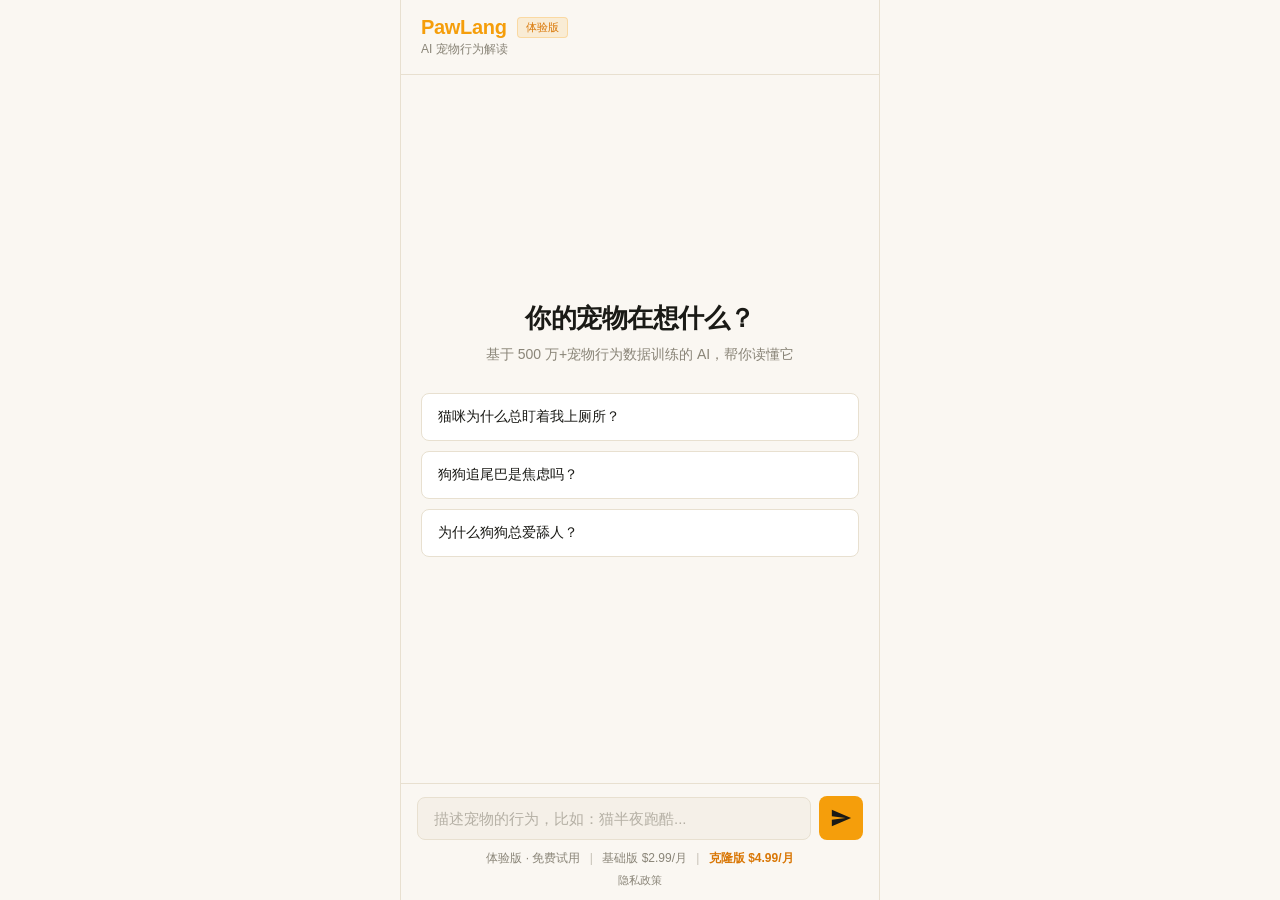
<file: index.html>
<!DOCTYPE html>
<html lang="zh-CN">
<head>
  <meta charset="UTF-8">
  <!-- 搜索引擎验证标签 - 待替换为实际验证码 -->
  <!-- Bing: <meta name="msvalidate.01" content="XXXXX" /> -->
  <!-- Google: <meta name="google-site-verification" content="XXXXX" /> -->
  <meta name="viewport" content="width=device-width, initial-scale=1.0, maximum-scale=1.0, user-scalable=no, viewport-fit=cover">
  <meta name="apple-mobile-web-app-capable" content="yes">
  <meta name="apple-mobile-web-app-status-bar-style" content="black-translucent">
  <meta name="apple-mobile-web-app-title" content="PawLang">
  <meta name="theme-color" content="#f59e0b">
  <meta name="description" content="PawLang，基于 AI 的宠物行为解读工具，帮你读懂毛孩子的每个动作">
  <meta property="og:title" content="PawLang - AI 宠物行为解读">
  <meta property="og:description" content="基于 500 万+宠物行为数据训练的 AI，帮你读懂它。提供行为解读、训练建议与宠物数字分身。">
  <meta property="og:image" content="/assets/icon-512.png">
  <meta property="og:type" content="website">
  <meta property="og:url" content="https://pawlang.com">
  <link rel="manifest" href="/manifest.json">
  <link rel="apple-touch-icon" href="/assets/icon-192.png">
  <link rel="stylesheet" href="/style.css">
  <title>PawLang - AI 宠物行为解读</title>
</head>
<body>
  <div class="app-container">

    <!-- Header -->
    <header class="app-header">
      <div class="header-content">
        <div class="logo-area">
          <div class="logo-text">
            <h1>PawLang <span class="beta-badge">体验版</span></h1>
            <p class="subtitle">AI 宠物行为解读</p>
          </div>
        </div>
      </div>
    </header>

    <!-- Chat Area -->
    <main class="chat-area" id="chat-area">
      <div class="chat-welcome">
        <p class="welcome-title">你的宠物在想什么？</p>
        <p class="welcome-desc">基于 500 万+宠物行为数据训练的 AI，帮你读懂它</p>
        <div class="quick-prompts">
          <button class="quick-prompt" data-prompt="猫咪为什么总盯着我上厕所？">猫咪为什么总盯着我上厕所？</button>
          <button class="quick-prompt" data-prompt="狗狗追尾巴是焦虑吗？">狗狗追尾巴是焦虑吗？</button>
          <button class="quick-prompt" data-prompt="为什么狗狗总爱舔人？">为什么狗狗总爱舔人？</button>
        </div>
      </div>
    </main>

    <!-- Input Area -->
    <footer class="input-area">
      <div class="input-container">
        <input
          type="text"
          id="message-input"
          class="message-input"
          placeholder="描述宠物的行为，比如：猫半夜跑酷..."
          autocomplete="off"
          enterkeyhint="send"
        >
        <button id="send-btn" class="send-btn" aria-label="发送">
          <svg width="22" height="22" viewBox="0 0 24 24" fill="currentColor">
            <path d="M2.01 21L23 12 2.01 3 2 10l15 2-15 2z"/>
          </svg>
        </button>
      </div>
      <div class="pricing-bar">
        <span class="pricing-trial">体验版 · 免费试用</span>
        <span class="pricing-divider">|</span>
        <span>基础版 $2.99/月</span>
        <span class="pricing-divider">|</span>
        <span class="pricing-clone">克隆版 $4.99/月</span>
      </div>
      <div class="footer-links">
        <a href="/privacy">隐私政策</a>
      </div>
    </footer>

  </div>

  <script src="/app.js"></script>
</body>
</html>
</file>
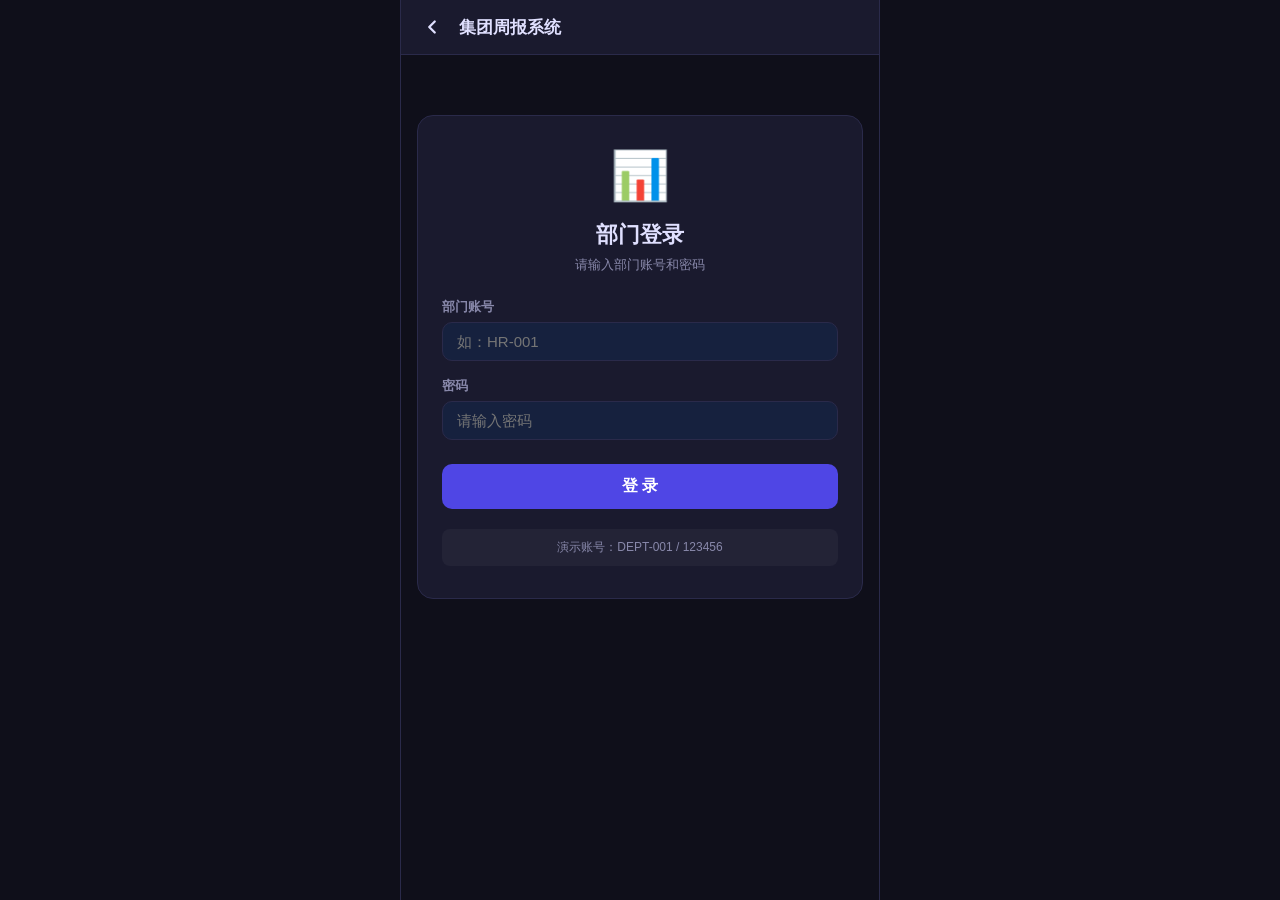
<file: weekly-report/index.html>
<!DOCTYPE html>
<html lang="zh-CN">
<head>
  <meta charset="UTF-8">
  <meta name="viewport" content="width=device-width, initial-scale=1.0, maximum-scale=1.0, user-scalable=no">
  <meta name="theme-color" content="#1a1a2e">
  <meta name="description" content="集团周报系统 - 高效汇报，数据驱动">
  <title>集团周报系统</title>
  <link rel="stylesheet" href="style.css">
</head>
<body>
  <div class="app-container">

    <!-- Header -->
    <header class="app-header">
      <button class="back-btn" onclick="location.href='/'" aria-label="返回">
        <svg width="22" height="22" viewBox="0 0 24 24" fill="none" stroke="currentColor" stroke-width="2.5" stroke-linecap="round" stroke-linejoin="round"><polyline points="15 18 9 12 15 6"/></svg>
      </button>
      <h1 class="header-title">集团周报系统</h1>
      <div class="header-right"></div>
    </header>

    <!-- Main Content -->
    <main class="main-content">
      <!-- Login Section -->
      <section id="login-section" class="section active">
        <div class="login-card">
          <div class="login-icon">📊</div>
          <h2>部门登录</h2>
          <p class="login-desc">请输入部门账号和密码</p>
          <form id="login-form" onsubmit="handleLogin(event)">
            <div class="form-group">
              <label>部门账号</label>
              <input type="text" id="dept-id" placeholder="如：HR-001" required autocomplete="username">
            </div>
            <div class="form-group">
              <label>密码</label>
              <input type="password" id="dept-pwd" placeholder="请输入密码" required autocomplete="current-password">
            </div>
            <button type="submit" class="btn-primary">登 录</button>
          </form>
          <div id="login-error" class="error-msg hidden"></div>
          <div class="demo-hint">
            <p>演示账号：DEPT-001 / 123456</p>
          </div>
        </div>
      </section>

      <!-- Dashboard Section -->
      <section id="dashboard-section" class="section">
        <div class="dashboard-header">
          <div class="dept-info">
            <span class="dept-name" id="current-dept">--</span>
            <span class="dept-role" id="current-role">--</span>
          </div>
          <button class="logout-btn" onclick="handleLogout()">退出</button>
        </div>

        <div class="dashboard-nav">
          <button class="nav-tab active" data-tab="submit">提交周报</button>
          <button class="nav-tab" data-tab="history">历史周报</button>
          <button class="nav-tab" data-tab="overview" id="tab-overview" style="display:none">数据看板</button>
          <button class="nav-tab" data-tab="admin" id="tab-admin" style="display:none">管理后台</button>
        </div>

        <!-- Submit Report -->
        <div id="tab-submit" class="tab-content active">
          <form id="report-form" onsubmit="handleSubmitReport(event)">
            <div class="form-group">
              <label>本周总结 <span class="required">*</span></label>
              <textarea id="summary" rows="4" placeholder="请填写本周主要工作内容..." required></textarea>
            </div>
            <div class="form-group">
              <label>关键数据 <span class="required">*</span></label>
              <textarea id="metrics" rows="3" placeholder="如：新增用户 1200，转化率 3.2%..." required></textarea>
            </div>
            <div class="form-group">
              <label>遇到的问题</label>
              <textarea id="issues" rows="3" placeholder="本周遇到的主要问题（选填）"></textarea>
            </div>
            <div class="form-group">
              <label>下周计划 <span class="required">*</span></label>
              <textarea id="next-plan" rows="3" placeholder="下周主要工作安排..." required></textarea>
            </div>
            <button type="submit" class="btn-primary" id="submit-btn">提交周报</button>
          </form>
          <div id="submit-success" class="success-msg hidden">
            <span class="success-icon">✅</span> 周报提交成功！
          </div>
        </div>

        <!-- History -->
        <div id="tab-history" class="tab-content">
          <div id="history-list" class="history-list">
            <div class="empty-state">暂无历史周报</div>
          </div>
        </div>

        <!-- Overview (Manager+) -->
        <div id="tab-overview" class="tab-content">
          <div class="overview-grid">
            <div class="stat-card">
              <div class="stat-value" id="stat-total">0</div>
              <div class="stat-label">本周提交</div>
            </div>
            <div class="stat-card">
              <div class="stat-value" id="stat-rate">0%</div>
              <div class="stat-label">提交率</div>
            </div>
            <div class="stat-card">
              <div class="stat-value" id="stat-depts">0</div>
              <div class="stat-label">活跃部门</div>
            </div>
          </div>
          <div class="chart-area">
            <h3>近4周趋势</h3>
            <div class="mini-chart" id="mini-chart"></div>
          </div>
          <div class="dept-table-wrap">
            <h3>各部门最新周报</h3>
            <table class="dept-table" id="overview-table">
              <thead><tr><th>部门</th><th>提交时间</th><th>状态</th></tr></thead>
              <tbody></tbody>
            </table>
          </div>
        </div>

        <!-- Admin -->
        <div id="tab-admin" class="tab-content">
          <div class="admin-section">
            <h3>部门管理</h3>
            <form id="add-dept-form" onsubmit="handleAddDept(event)">
              <div class="form-row">
                <input type="text" id="new-dept-id" placeholder="部门ID" required>
                <input type="text" id="new-dept-name" placeholder="部门名称" required>
                <select id="new-dept-role">
                  <option value="member">普通成员</option>
                  <option value="manager">部门经理</option>
                  <option value="admin">管理员</option>
                </select>
                <button type="submit" class="btn-sm">添加</button>
              </div>
            </form>
            <table class="dept-table" id="admin-dept-table">
              <thead><tr><th>部门ID</th><th>名称</th><th>角色</th><th>操作</th></tr></thead>
              <tbody></tbody>
            </table>
          </div>
          <div class="admin-section">
            <h3>所有周报数据</h3>
            <table class="dept-table" id="admin-report-table">
              <thead><tr><th>部门</th><th>时间</th><th>总结</th><th>操作</th></tr></thead>
              <tbody></tbody>
            </table>
          </div>
        </div>
      </section>
    </main>
  </div>

  <script src="app.js"></script>
</body>
</html>
</file>
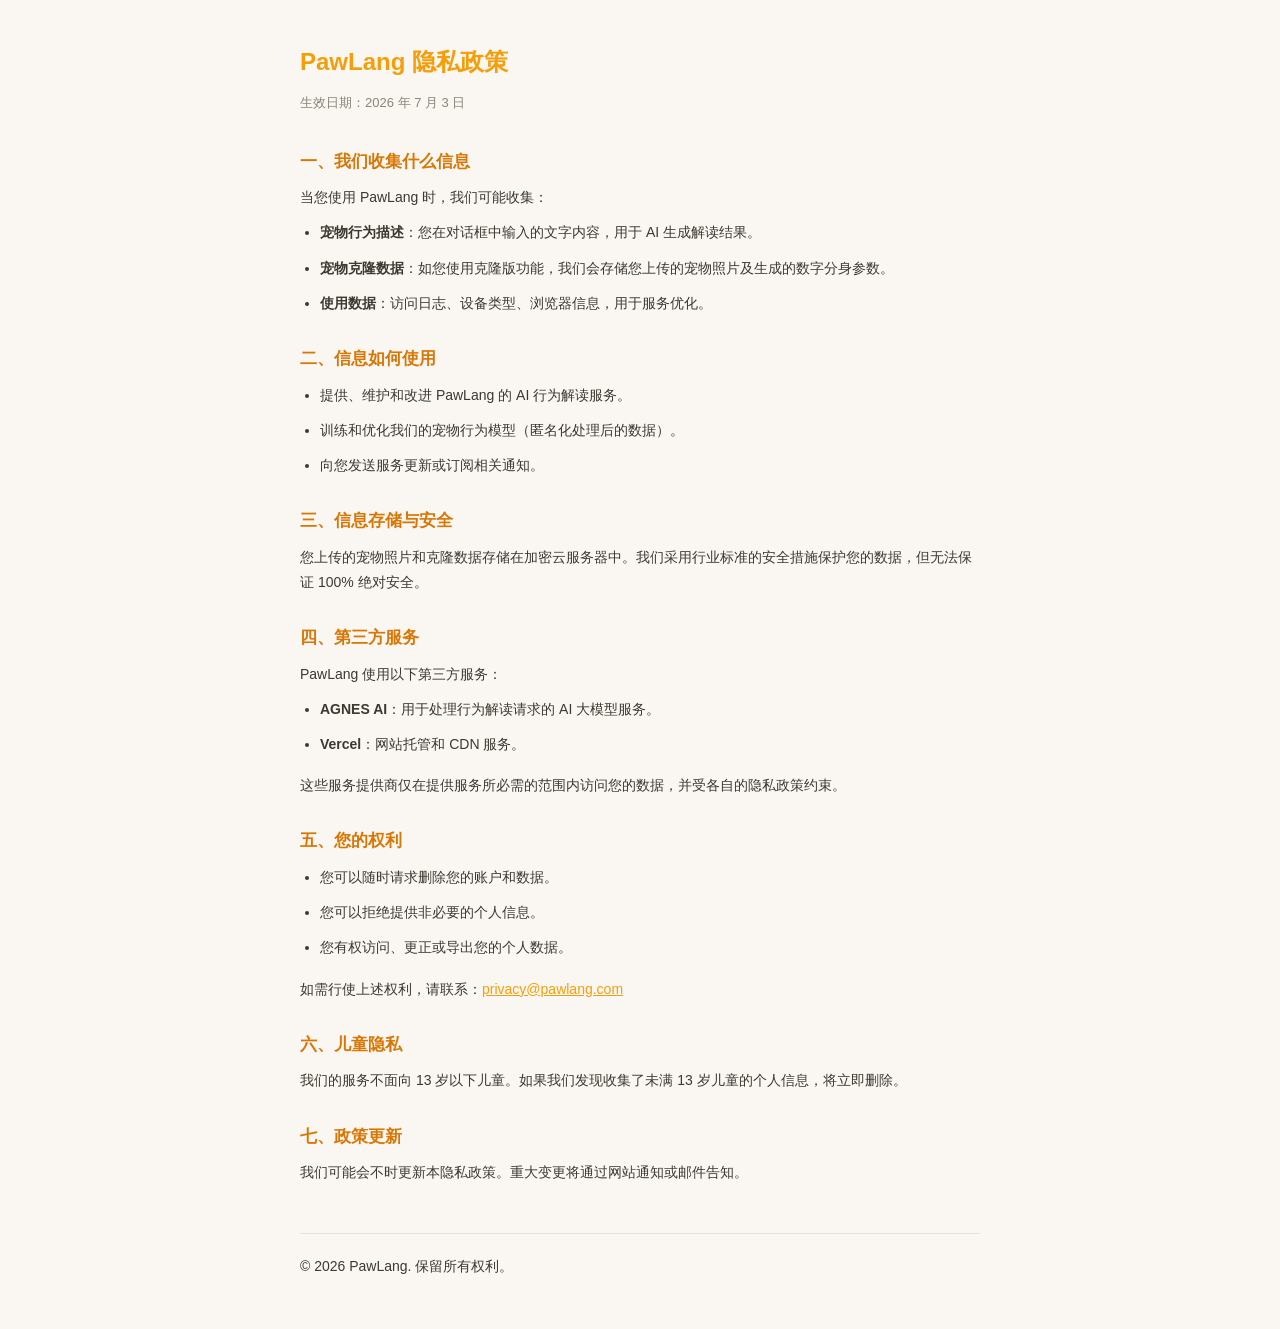
<file: privacy.html>
<!DOCTYPE html>
<html lang="zh-CN">
<head>
  <meta charset="UTF-8">
  <!-- 搜索引擎验证标签 - 待替换为实际验证码 -->
  <!-- Bing: <meta name="msvalidate.01" content="XXXXX" /> -->
  <!-- Google: <meta name="google-site-verification" content="XXXXX" /> -->
  <meta name="viewport" content="width=device-width, initial-scale=1.0">
  <title>隐私政策 - PawLang</title>
  <meta name="theme-color" content="#f59e0b">
  <style>
    * { box-sizing: border-box; margin: 0; padding: 0; }
    body { font-family: -apple-system, BlinkMacSystemFont, "SF Pro Text", "PingFang SC", sans-serif; background: #faf7f2; color: #1a1a16; line-height: 1.8; padding: 40px 20px; }
    .container { max-width: 680px; margin: 0 auto; }
    h1 { font-size: 24px; color: #f59e0b; margin-bottom: 8px; }
    .date { font-size: 13px; color: #8a8578; margin-bottom: 32px; }
    h2 { font-size: 17px; margin-top: 28px; margin-bottom: 8px; color: #d97706; }
    p, li { font-size: 14px; color: #3a3a30; margin-bottom: 10px; }
    ul { padding-left: 20px; margin-bottom: 16px; }
    a { color: #f59e0b; }
    footer { margin-top: 48px; padding-top: 20px; border-top: 1px solid #e8e0d0; font-size: 12px; color: #8a8578; }
  </style>
</head>
<body>
  <div class="container">
    <h1>PawLang 隐私政策</h1>
    <p class="date">生效日期：2026 年 7 月 3 日</p>

    <h2>一、我们收集什么信息</h2>
    <p>当您使用 PawLang 时，我们可能收集：</p>
    <ul>
      <li><strong>宠物行为描述</strong>：您在对话框中输入的文字内容，用于 AI 生成解读结果。</li>
      <li><strong>宠物克隆数据</strong>：如您使用克隆版功能，我们会存储您上传的宠物照片及生成的数字分身参数。</li>
      <li><strong>使用数据</strong>：访问日志、设备类型、浏览器信息，用于服务优化。</li>
    </ul>

    <h2>二、信息如何使用</h2>
    <ul>
      <li>提供、维护和改进 PawLang 的 AI 行为解读服务。</li>
      <li>训练和优化我们的宠物行为模型（匿名化处理后的数据）。</li>
      <li>向您发送服务更新或订阅相关通知。</li>
    </ul>

    <h2>三、信息存储与安全</h2>
    <p>您上传的宠物照片和克隆数据存储在加密云服务器中。我们采用行业标准的安全措施保护您的数据，但无法保证 100% 绝对安全。</p>

    <h2>四、第三方服务</h2>
    <p>PawLang 使用以下第三方服务：</p>
    <ul>
      <li><strong>AGNES AI</strong>：用于处理行为解读请求的 AI 大模型服务。</li>
      <li><strong>Vercel</strong>：网站托管和 CDN 服务。</li>
    </ul>
    <p>这些服务提供商仅在提供服务所必需的范围内访问您的数据，并受各自的隐私政策约束。</p>

    <h2>五、您的权利</h2>
    <ul>
      <li>您可以随时请求删除您的账户和数据。</li>
      <li>您可以拒绝提供非必要的个人信息。</li>
      <li>您有权访问、更正或导出您的个人数据。</li>
    </ul>
    <p>如需行使上述权利，请联系：<a href="mailto:privacy@pawlang.com">privacy@pawlang.com</a></p>

    <h2>六、儿童隐私</h2>
    <p>我们的服务不面向 13 岁以下儿童。如果我们发现收集了未满 13 岁儿童的个人信息，将立即删除。</p>

    <h2>七、政策更新</h2>
    <p>我们可能会不时更新本隐私政策。重大变更将通过网站通知或邮件告知。</p>

    <footer>
      <p>&copy; 2026 PawLang. 保留所有权利。</p>
    </footer>
  </div>
</body>
</html>
</file>
<file: style.css>
/* ============================================
   PawLang – 琥珀专业风格
   ============================================ */

*, *::before, *::after { box-sizing: border-box; margin: 0; padding: 0; }

:root {
  --bg-primary: #faf7f2;
  --bg-card: #ffffff;
  --bg-input: #f5f0e8;
  --border: #e8e0d0;
  --text-primary: #1a1a16;
  --text-secondary: #8a8578;
  --accent: #f59e0b;
  --accent-light: #d97706;
  --accent-dim: rgba(245, 158, 11, 0.08);
  --radius: 8px;
  --radius-lg: 12px;
  --safe-bottom: env(safe-area-inset-bottom, 0px);
}

html, body { height: 100%; overflow: hidden; }

body {
  font-family: -apple-system, BlinkMacSystemFont, "SF Pro Text", "PingFang SC", "Noto Sans CJK SC", sans-serif;
  background: var(--bg-primary);
  color: var(--text-primary);
  -webkit-font-smoothing: antialiased;
  -webkit-tap-highlight-color: transparent;
  display: flex;
  justify-content: center;
}

.app-container {
  width: 100%;
  max-width: 480px;
  height: 100vh;
  height: 100dvh;
  display: flex;
  flex-direction: column;
  overflow: hidden;
}

/* ============================================
   Header
   ============================================ */
.app-header {
  padding: 16px 20px;
  padding-top: max(16px, env(safe-area-inset-top));
  border-bottom: 1px solid var(--border);
  flex-shrink: 0;
}

.header-content { display: flex; align-items: center; }

.logo-text h1 {
  font-size: 20px;
  font-weight: 700;
  color: var(--accent);
  letter-spacing: -0.3px;
  display: flex;
  align-items: center;
  gap: 10px;
}

.beta-badge {
  font-size: 11px;
  font-weight: 500;
  color: var(--accent-light);
  background: rgba(245, 158, 11, 0.12);
  border: 1px solid rgba(245, 158, 11, 0.25);
  border-radius: 4px;
  padding: 2px 8px;
  letter-spacing: 0;
}

.subtitle {
  font-size: 12px;
  color: var(--text-secondary);
  margin-top: 2px;
}

/* ============================================
   Chat Area
   ============================================ */
.chat-area {
  flex: 1;
  overflow-y: auto;
  -webkit-overflow-scrolling: touch;
  padding: 24px 20px;
  display: flex;
  flex-direction: column;
  justify-content: center;
}

.chat-welcome { text-align: center; }

.welcome-title {
  font-size: 26px;
  font-weight: 700;
  margin-bottom: 8px;
  letter-spacing: -0.5px;
}

.welcome-desc {
  font-size: 14px;
  color: var(--text-secondary);
  margin-bottom: 28px;
  line-height: 1.5;
}

/* Quick Prompts */
.quick-prompts {
  display: flex;
  flex-direction: column;
  gap: 10px;
}

.quick-prompt {
  width: 100%;
  padding: 14px 16px;
  background: var(--bg-card);
  border: 1px solid var(--border);
  border-radius: var(--radius);
  color: var(--text-primary);
  font-size: 14px;
  cursor: pointer;
  text-align: left;
  transition: border-color 0.15s, background 0.15s;
  font-family: inherit;
}

.quick-prompt:hover { border-color: var(--accent); }
.quick-prompt:active {
  background: var(--accent-dim);
  border-color: var(--accent-light);
}

/* Chat Messages */
.chat-message {
  margin-bottom: 16px;
  max-width: 85%;
  animation: fadeIn 0.2s ease;
}

@keyframes fadeIn { from { opacity: 0; transform: translateY(8px); } to { opacity: 1; transform: translateY(0); } }

.chat-message.user {
  align-self: flex-end;
  background: var(--accent-dim);
  border: 1px solid rgba(245, 158, 11, 0.2);
  border-radius: var(--radius-lg) var(--radius-lg) 4px var(--radius-lg);
  padding: 12px 16px;
  font-size: 14px;
  line-height: 1.5;
}

.chat-message.ai {
  align-self: flex-start;
  background: var(--bg-card);
  border: 1px solid var(--border);
  border-radius: var(--radius-lg) var(--radius-lg) var(--radius-lg) 4px;
  padding: 12px 16px;
  font-size: 14px;
  line-height: 1.6;
}

.chat-message.ai .ai-label {
  font-size: 11px;
  color: var(--accent);
  font-weight: 600;
  margin-bottom: 6px;
}

/* ============================================
   Input Area
   ============================================ */
.input-area {
  padding: 12px 16px;
  padding-bottom: calc(12px + var(--safe-bottom));
  border-top: 1px solid var(--border);
  flex-shrink: 0;
  background: var(--bg-primary);
}

.input-container {
  display: flex;
  gap: 8px;
  align-items: center;
}

.message-input {
  flex: 1;
  padding: 12px 16px;
  background: var(--bg-input);
  border: 1px solid var(--border);
  border-radius: var(--radius);
  color: var(--text-primary);
  font-size: 15px;
  outline: none;
  font-family: inherit;
  transition: border-color 0.15s;
}

.message-input:focus { border-color: var(--accent); }
.message-input::placeholder { color: #b5b0a5; }

.send-btn {
  width: 44px;
  height: 44px;
  border-radius: var(--radius);
  border: none;
  background: var(--accent);
  color: #1a1a16;
  cursor: pointer;
  display: flex;
  align-items: center;
  justify-content: center;
  flex-shrink: 0;
  transition: background 0.15s;
}

.send-btn:active { background: var(--accent-light); }

/* ============================================
   Pricing Bar
   ============================================ */
.pricing-bar {
  text-align: center;
  padding-top: 10px;
  font-size: 12px;
  color: var(--text-secondary);
}

.pricing-divider { margin: 0 6px; color: #c5c0b5; }

.pricing-trial { color: var(--text-secondary); }

.pricing-clone { color: var(--accent-light); font-weight: 600; }

.footer-links {
  text-align: center;
  padding-top: 6px;
  font-size: 11px;
}

.footer-links a {
  color: #8a8578;
  text-decoration: none;
}

/* ============================================
   Typing Indicator
   ============================================ */
.typing-indicator {
  display: flex;
  gap: 4px;
  padding: 4px 0;
}

.typing-indicator span {
  width: 6px;
  height: 6px;
  border-radius: 50%;
  background: var(--text-secondary);
  animation: typing 1.4s infinite ease-in-out;
}

.typing-indicator span:nth-child(2) { animation-delay: 0.2s; }
.typing-indicator span:nth-child(3) { animation-delay: 0.4s; }

@keyframes typing {
  0%, 60%, 100% { transform: translateY(0); opacity: 0.3; }
  30% { transform: translateY(-4px); opacity: 1; }
}

/* ============================================
   Responsive
   ============================================ */
@media (min-width: 481px) {
  .app-container {
    border-left: 1px solid var(--border);
    border-right: 1px solid var(--border);
  }
}

/* v1.1 */
</file>
<file: weekly-report/style.css>
/* ============================================
   集团周报系统 – 专业简洁风格
   ============================================ */

*, *::before, *::after { box-sizing: border-box; margin: 0; padding: 0; }

:root {
  --bg-primary: #0f0f1a;
  --bg-card: #1a1a2e;
  --bg-input: #16213e;
  --border: #2a2a4a;
  --text-primary: #e0e0ff;
  --text-secondary: #8888aa;
  --accent: #4f46e5;
  --accent-light: #6366f1;
  --success: #10b981;
  --danger: #ef4444;
  --warning: #f59e0b;
  --radius: 10px;
  --radius-lg: 16px;
}

html, body { height: 100%; overflow: hidden; }

body {
  font-family: -apple-system, BlinkMacSystemFont, "SF Pro Text", "PingFang SC", "Noto Sans CJK SC", sans-serif;
  background: var(--bg-primary);
  color: var(--text-primary);
  -webkit-font-smoothing: antialiased;
}

.app-container {
  width: 100%;
  max-width: 480px;
  height: 100vh;
  height: 100dvh;
  margin: 0 auto;
  display: flex;
  flex-direction: column;
  overflow: hidden;
}

/* ============================================
   Header
   ============================================ */
.app-header {
  display: flex;
  align-items: center;
  padding: 12px 16px;
  padding-top: max(12px, env(safe-area-inset-top));
  background: var(--bg-card);
  border-bottom: 1px solid var(--border);
  flex-shrink: 0;
  gap: 12px;
}

.back-btn {
  background: none;
  border: none;
  color: var(--text-primary);
  cursor: pointer;
  padding: 4px;
  display: flex;
  align-items: center;
  border-radius: 8px;
  transition: background 0.15s;
}
.back-btn:active { background: rgba(255,255,255,0.08); }

.header-title {
  font-size: 17px;
  font-weight: 700;
  flex: 1;
}

.header-right { width: 22px; }

/* ============================================
   Main Content
   ============================================ */
.main-content {
  flex: 1;
  overflow-y: auto;
  -webkit-overflow-scrolling: touch;
}

.section { display: none; padding: 20px 16px; }
.section.active { display: block; }

/* ============================================
   Login
   ============================================ */
.login-card {
  background: var(--bg-card);
  border: 1px solid var(--border);
  border-radius: var(--radius-lg);
  padding: 32px 24px;
  margin-top: 40px;
  text-align: center;
}

.login-icon { font-size: 48px; margin-bottom: 16px; }

.login-card h2 {
  font-size: 22px;
  font-weight: 700;
  margin-bottom: 6px;
}

.login-desc {
  font-size: 13px;
  color: var(--text-secondary);
  margin-bottom: 24px;
}

/* ============================================
   Forms
   ============================================ */
.form-group {
  margin-bottom: 16px;
  text-align: left;
}

.form-group label {
  display: block;
  font-size: 13px;
  font-weight: 600;
  color: var(--text-secondary);
  margin-bottom: 6px;
}

.required { color: var(--danger); }

.form-group input[type="text"],
.form-group input[type="password"],
.form-group textarea,
.form-group select {
  width: 100%;
  padding: 10px 14px;
  background: var(--bg-input);
  border: 1px solid var(--border);
  border-radius: var(--radius);
  color: var(--text-primary);
  font-size: 15px;
  font-family: inherit;
  outline: none;
  transition: border-color 0.2s;
}

.form-group input:focus,
.form-group textarea:focus,
.form-group select:focus {
  border-color: var(--accent-light);
}

.form-group textarea { resize: vertical; min-height: 80px; }

/* ============================================
   Buttons
   ============================================ */
.btn-primary {
  width: 100%;
  padding: 12px;
  background: var(--accent);
  color: #fff;
  border: none;
  border-radius: var(--radius);
  font-size: 16px;
  font-weight: 600;
  cursor: pointer;
  transition: background 0.15s;
  margin-top: 8px;
}

.btn-primary:active { background: var(--accent-light); }

.btn-sm {
  padding: 8px 14px;
  background: var(--accent);
  color: #fff;
  border: none;
  border-radius: var(--radius);
  font-size: 13px;
  cursor: pointer;
  white-space: nowrap;
}

.demo-hint {
  margin-top: 20px;
  font-size: 12px;
  color: var(--text-secondary);
  background: rgba(255,255,255,0.04);
  border-radius: 8px;
  padding: 10px;
}

/* ============================================
   Dashboard Header
   ============================================ */
.dashboard-header {
  display: flex;
  align-items: center;
  justify-content: space-between;
  padding: 16px;
  background: var(--bg-card);
  border-bottom: 1px solid var(--border);
}

.dept-info { display: flex; flex-direction: column; gap: 2px; }

.dept-name {
  font-size: 16px;
  font-weight: 700;
}

.dept-role {
  font-size: 11px;
  color: var(--accent-light);
  font-weight: 600;
  text-transform: uppercase;
}

.logout-btn {
  padding: 6px 14px;
  background: transparent;
  border: 1px solid var(--border);
  border-radius: var(--radius);
  color: var(--text-secondary);
  font-size: 13px;
  cursor: pointer;
}

/* ============================================
   Tabs
   ============================================ */
.dashboard-nav {
  display: flex;
  gap: 0;
  background: var(--bg-card);
  border-bottom: 1px solid var(--border);
  overflow-x: auto;
  -webkit-overflow-scrolling: touch;
}

.nav-tab {
  flex: 1;
  padding: 12px 8px;
  background: none;
  border: none;
  border-bottom: 2px solid transparent;
  color: var(--text-secondary);
  font-size: 13px;
  font-weight: 600;
  cursor: pointer;
  white-space: nowrap;
  transition: all 0.15s;
}

.nav-tab.active {
  color: var(--accent-light);
  border-bottom-color: var(--accent-light);
}

.tab-content { display: none; padding: 16px; }
.tab-content.active { display: block; }

/* ============================================
   History List
   ============================================ */
.history-list { display: flex; flex-direction: column; gap: 10px; }

.history-item {
  background: var(--bg-card);
  border: 1px solid var(--border);
  border-radius: var(--radius);
  padding: 14px;
}

.history-date {
  font-size: 11px;
  color: var(--text-secondary);
  margin-bottom: 6px;
}

.history-summary {
  font-size: 14px;
  line-height: 1.5;
  display: -webkit-box;
  -webkit-line-clamp: 2;
  -webkit-box-orient: vertical;
  overflow: hidden;
}

.empty-state {
  text-align: center;
  padding: 40px 16px;
  color: var(--text-secondary);
  font-size: 14px;
}

/* ============================================
   Overview / Stats
   ============================================ */
.overview-grid {
  display: grid;
  grid-template-columns: repeat(3, 1fr);
  gap: 10px;
  margin-bottom: 20px;
}

.stat-card {
  background: var(--bg-card);
  border: 1px solid var(--border);
  border-radius: var(--radius);
  padding: 16px 10px;
  text-align: center;
}

.stat-value {
  font-size: 28px;
  font-weight: 800;
  color: var(--accent-light);
}

.stat-label {
  font-size: 11px;
  color: var(--text-secondary);
  margin-top: 4px;
}

.chart-area {
  background: var(--bg-card);
  border: 1px solid var(--border);
  border-radius: var(--radius);
  padding: 16px;
  margin-bottom: 16px;
}

.chart-area h3 {
  font-size: 14px;
  font-weight: 600;
  margin-bottom: 12px;
}

.mini-chart {
  display: flex;
  align-items: flex-end;
  gap: 6px;
  height: 100px;
  padding-top: 8px;
}

.chart-bar {
  flex: 1;
  background: var(--accent);
  border-radius: 4px 4px 0 0;
  min-height: 8px;
  position: relative;
  transition: height 0.3s;
}

.chart-bar-label {
  position: absolute;
  bottom: -18px;
  left: 50%;
  transform: translateX(-50%);
  font-size: 10px;
  color: var(--text-secondary);
  white-space: nowrap;
}

/* ============================================
   Tables
   ============================================ */
.dept-table-wrap {
  background: var(--bg-card);
  border: 1px solid var(--border);
  border-radius: var(--radius);
  padding: 16px;
  overflow-x: auto;
}

.dept-table-wrap h3 {
  font-size: 14px;
  font-weight: 600;
  margin-bottom: 12px;
}

.dept-table {
  width: 100%;
  border-collapse: collapse;
  font-size: 13px;
}

.dept-table th {
  text-align: left;
  padding: 8px 10px;
  color: var(--text-secondary);
  font-weight: 600;
  border-bottom: 1px solid var(--border);
  font-size: 11px;
  text-transform: uppercase;
}

.dept-table td {
  padding: 10px;
  border-bottom: 1px solid rgba(255,255,255,0.04);
}

.status-badge {
  display: inline-block;
  padding: 2px 8px;
  border-radius: 20px;
  font-size: 11px;
  font-weight: 600;
}

.status-badge.submitted { background: rgba(16,185,129,0.15); color: var(--success); }
.status-badge.pending { background: rgba(245,158,11,0.15); color: var(--warning); }

/* ============================================
   Admin
   ============================================ */
.admin-section {
  background: var(--bg-card);
  border: 1px solid var(--border);
  border-radius: var(--radius);
  padding: 16px;
  margin-bottom: 16px;
}

.admin-section h3 {
  font-size: 14px;
  font-weight: 600;
  margin-bottom: 12px;
}

.form-row {
  display: flex;
  gap: 8px;
  margin-bottom: 12px;
  flex-wrap: wrap;
}

.form-row input,
.form-row select {
  flex: 1;
  min-width: 80px;
  padding: 8px 10px;
  background: var(--bg-input);
  border: 1px solid var(--border);
  border-radius: var(--radius);
  color: var(--text-primary);
  font-size: 13px;
  outline: none;
}

/* ============================================
   Messages
   ============================================ */
.error-msg {
  padding: 10px 14px;
  background: rgba(239,68,68,0.1);
  border: 1px solid rgba(239,68,68,0.3);
  border-radius: var(--radius);
  color: var(--danger);
  font-size: 13px;
  margin-top: 12px;
}

.success-msg {
  padding: 14px;
  background: rgba(16,185,129,0.1);
  border: 1px solid rgba(16,185,129,0.3);
  border-radius: var(--radius);
  color: var(--success);
  font-size: 14px;
  margin-top: 12px;
  text-align: center;
}

.hidden { display: none !important; }

/* ============================================
   Responsive
   ============================================ */
@media (min-width: 481px) {
  .app-container {
    border-left: 1px solid var(--border);
    border-right: 1px solid var(--border);
  }
}
</file>
